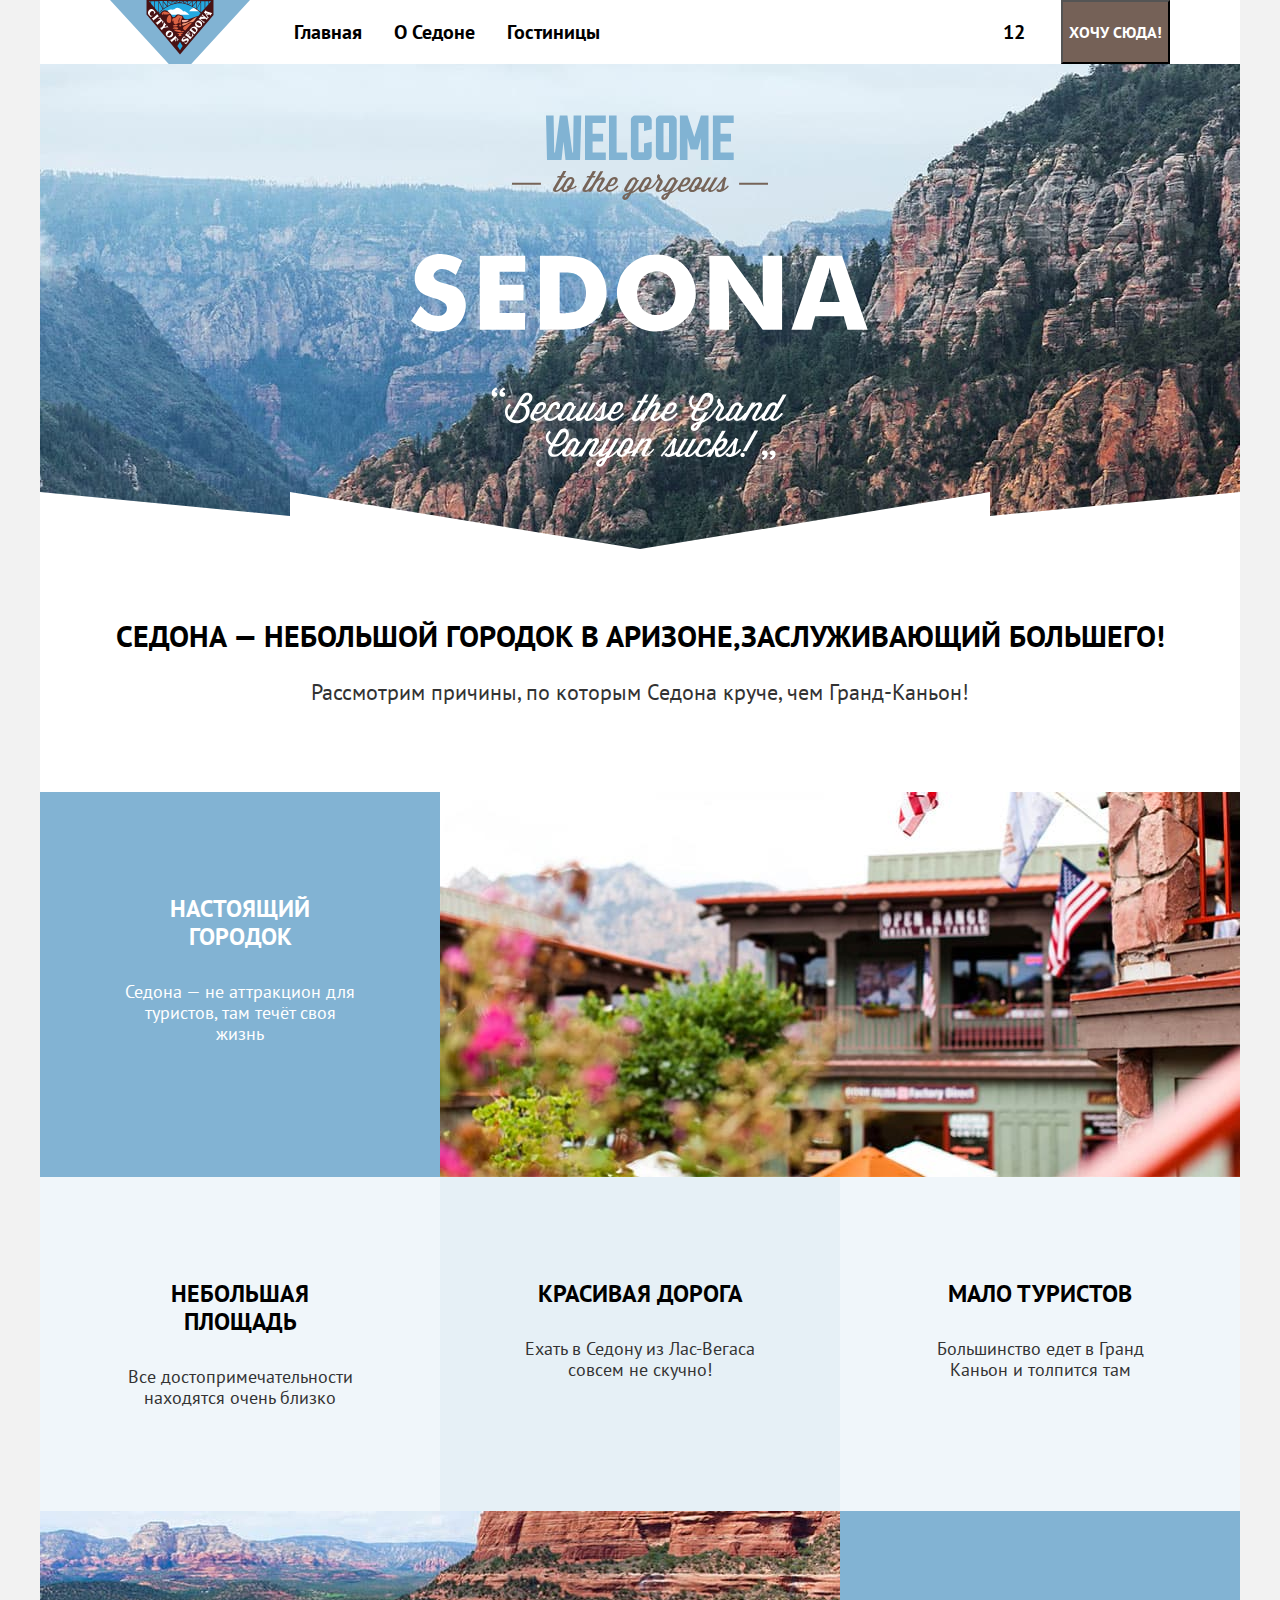
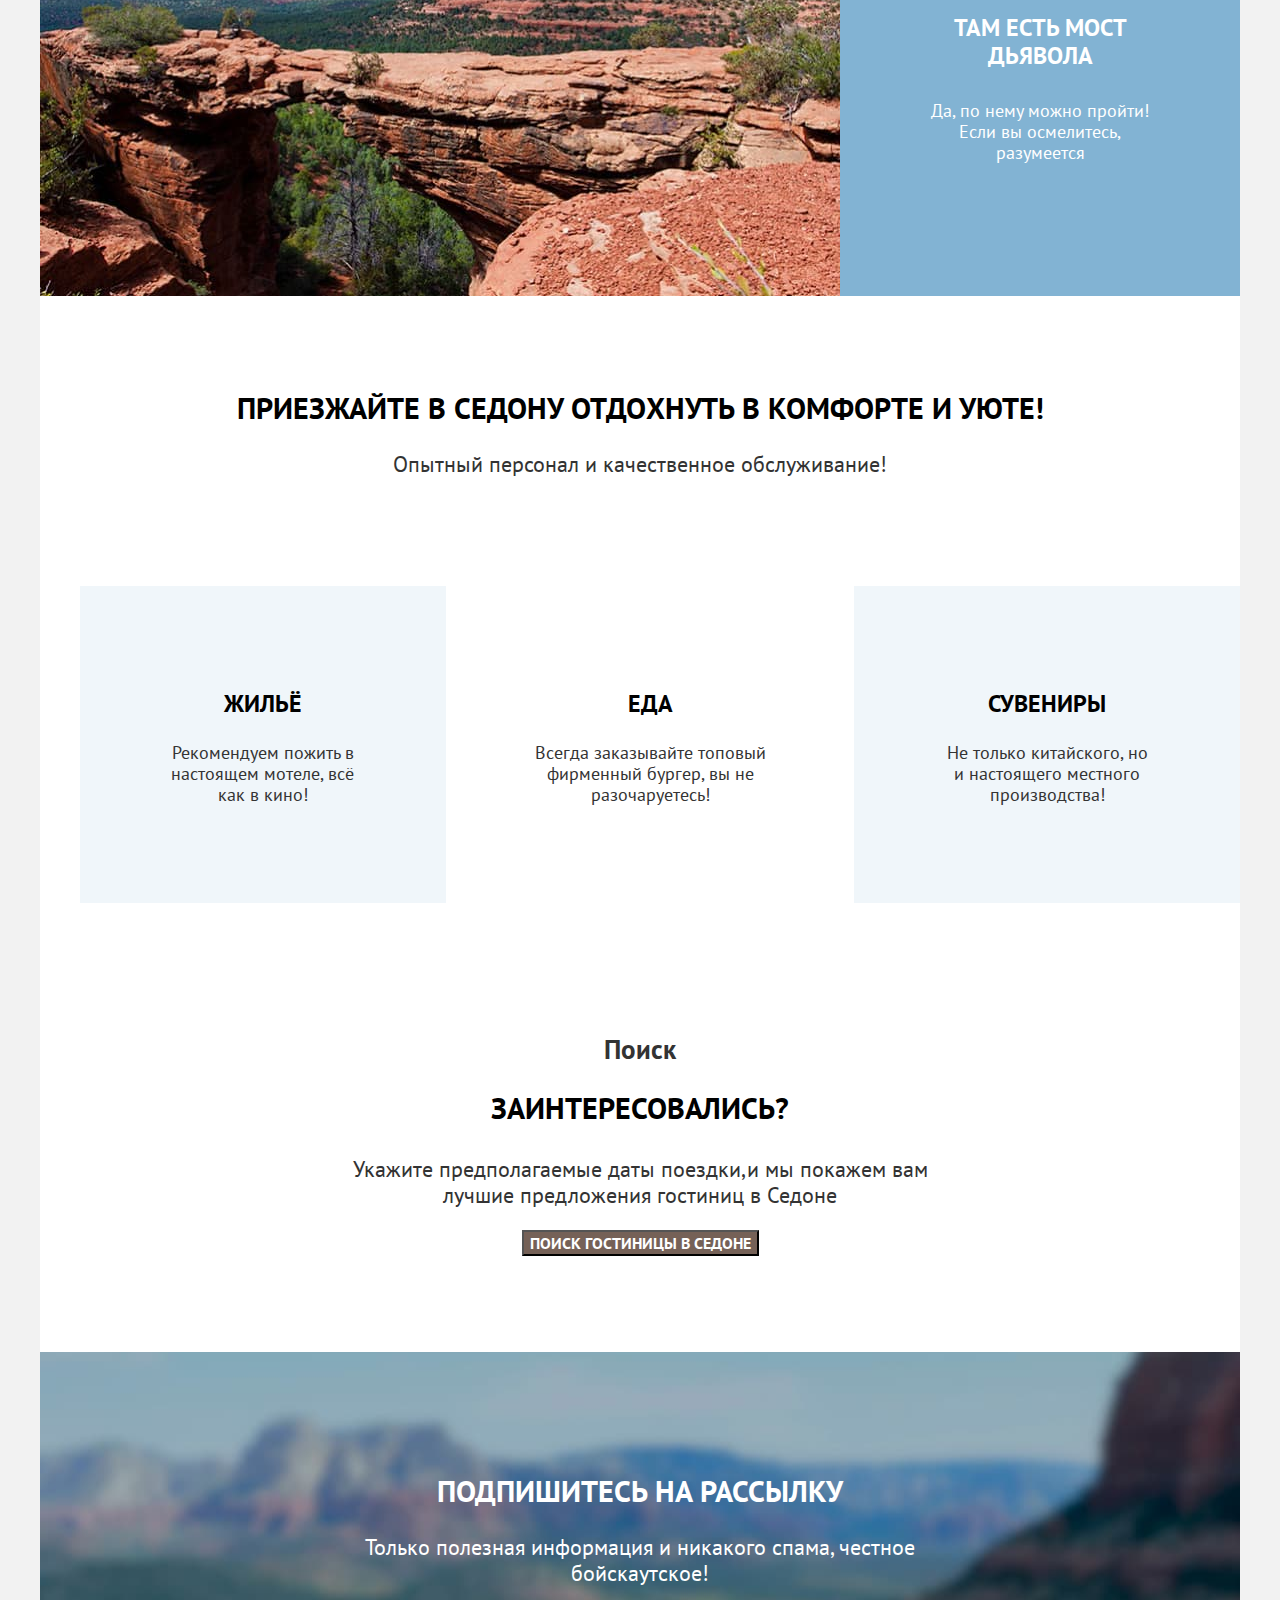
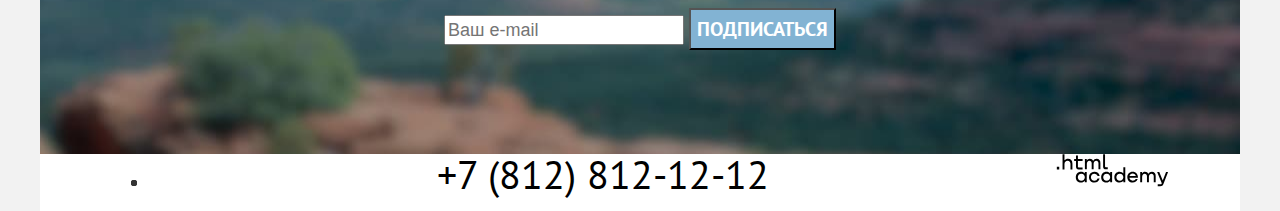
<file: index.html>
<!DOCTYPE html>
  <html lang="ru" style="height: 100%;">

    <head>

      <meta charset="utf-8">
      <meta name="viewport" content="width=device-width, initial-scale=1.0">
      <title>HTML Academy: Седона</title>
      <link rel="stylesheet" href="styles/styles.css">

    </head>

    <body>

      <div class="container">

      <header class="page-header">

        <a class="logo-sedona">
          <img class="logo" src="images/logo/logo-sedona.svg" width="140" height="70" alt="логотип Седоны">
        </a>

        <nav class="navigation">

        <ul class="navigation-list">
          <li class="navigation-item">
            <a class="navigation-link">Главная</a>
          </li>
          <li class="navigation-item">
            <a class="navigation-link" href="#">О Седоне</a>
          </li>
          <li class="navigation-item">
            <a class="navigation-link" href="catalog.html">Гостиницы</a>
          </li>
        </ul>

        <ul class="navigation-list navigation-user">
          <li class="navigation-item">
            <a class="navigation-link" href="#">
              <span class="visually-hidden">поиск</span>
            </a>
          </li>
          <li class="navigation-item">
            <a class="navigation-link" href="#">
              <span class="visually-hidden">избранное</span>
              <span class="header-navigation-favorites">12</span>
            </a>
          </li>
        </ul>

        <button class="button button-ask" type="button">Хочу сюда!</button>

      </nav>

      </header>

      <main class="main-index main-container">

        <section class="intro">

          <h1 class="visually-hidden">Седона туристический город</h1>
          <img class="intro-welcome" src="images/intro/welcome.svg" width="458" height="352"  alt="Welcome to the gorgeous Sedona, because the Grand canyon sucks!">

        </section>

        <section class="advantages">

          <div class="siti-small">

            <p class="advantages-title-sedona-small">Седона — небольшой городок в Аризоне,заслуживающий большего!</p>
            <h2 class="advantages-description-cool">Рассмотрим причины, по которым Седона круче, чем Гранд-Каньон!</h2>

          </div>

          <ul class="advantages-list">
            <li class="advantages-item real-sity">
              <div class="advantages-container">
                <h3 class="advantages-title">Настоящий городок</h3>
                <p class="advantages-description">Седона — не аттракцион для туристов, там течёт своя жизнь</p>
              </div>
              <img src="images/advantages/siti-flag.jpg" width="800" height="385" alt="Здание, флаги, деревья">
            </li>
            <li class="advantages-z spider">
                <h3 class="advantages-title">Небольшая площадь</h3>
                <p class="advantages-description">Все достопримечательности находятся очень близко</p>
            </li>
            <li class="advantages-z beautiful-road">
              <h3 class="advantages-title">Красивая дорога</h3>
              <p class="advantages-description">Ехать в Седону из Лас-Вегаса совсем не скучно!</p>
            </li>
            <li class="advantages-z spider">
                <h3 class="advantages-title">Мало туристов</h3>
                <p class="advantages-description">Большинство едет в Гранд Каньон и толпится там</p>
            </li>
            <li class="advantages-item real-sity">
              <img src="images/advantages/canyon.jpg" width="800" height="385" alt="Каньон">
              <div class="advantages-container">
                <h3 class="advantages-title">Там есть мост дьявола</h3>
                <p class="advantages-description">Да, по нему можно пройти! Если вы осмелитесь, разумеется</p>
              </div>
              </li>
          </ul>

        </section>

        <section class="services">

          <div class="siti-small">

          <h2 class="services-title">Приезжайте в Седону отдохнуть в комфорте и уюте!</h2>
          <p class="services-description-staff">Опытный персонал и качественное обслуживание!</p>

          </div>

          <ul class="services-list">
            <li class="services-item housing">
              <h3 class="services-name">Жильё</h3>
              <p class="services-description">Рекомендуем пожить в настоящем мотеле, всё как в кино!</p>
            </li>
            <li class="services-item">
              <h3 class="services-name">Еда</h3>
              <p class="services-description">Всегда заказывайте топовый фирменный бургер, вы не разочаруетесь!</p>
            </li>
            <li class="services-item souvenir">
              <h3 class="services-name">Сувениры</h3>
              <p class="services-description">Не только китайского, но и настоящего местного производства!</p>
            </li>
          </ul>

        </section>

        <section class="appointment">

          <h2 class="visually-hidden>">Поиск</h2>
          <p class="appointment-title">Заинтересовались?</p>
          <p class="travel-date">Укажите предполагаемые даты поездки,и мы покажем вам лучшие предложения гостиниц в Седоне</p>
          <button type="button" class="button">Поиск гостиницы в Седоне</button>

        </section>

        <section class="newsletter">

          <h2 class="newsletter-title">Подпишитесь на рассылку</h2>
          <p class="helphul-information">Только полезная информация и никакого спама, честное бойскаутское!</p>
          <form class="newsletter-form" action="https://echo.htmlacademy.ru/" method="post">
            <label  for="newsletter-email" class="visually-hidden">Электронная почта</label>
            <input id="newsletter-email" class="field" placeholder="Ваш e-mail" type="email" name="newsletter-email" required>
            <button class="button subscription" type="submit">Подписаться</button>
          </form>

        </section>

      </main>

      <footer class="page-footer">

        <ul class="footer-social-list">
          <li class="footer-social-item">
            <a class="button" href="https://vk.com/htmlacademy">
              <span class="visually-hidden">Вконтакте</span>
            </a>
          </li>
          <li class="footer-social-item">
            <a class="button" href="https://t.me/htmlacademy">
              <span class="visually-hidden">Телеграмм</span>
            </a>
          </li>
          <li class="footer-social-item">
            <a class="button" href="https://www.youtube.com/user/htmlacademyru">
              <span class="visually-hidden">Ютуб</span>
            </a>
          </li>
        </ul>

        <a class="contacts-phone" href="tel:+7(812)812-12-12">+7 (812) 812-12-12</a>

        <a class="logo-htmlacademy" href=" https://htmlacademy.ru/">
          <img src="images/footer/html_academy.svg" width="114.9" height="32.9" alt="htmlacademy">
        </a>

      </footer>

    </div>

    </body>

  </html>
</file>
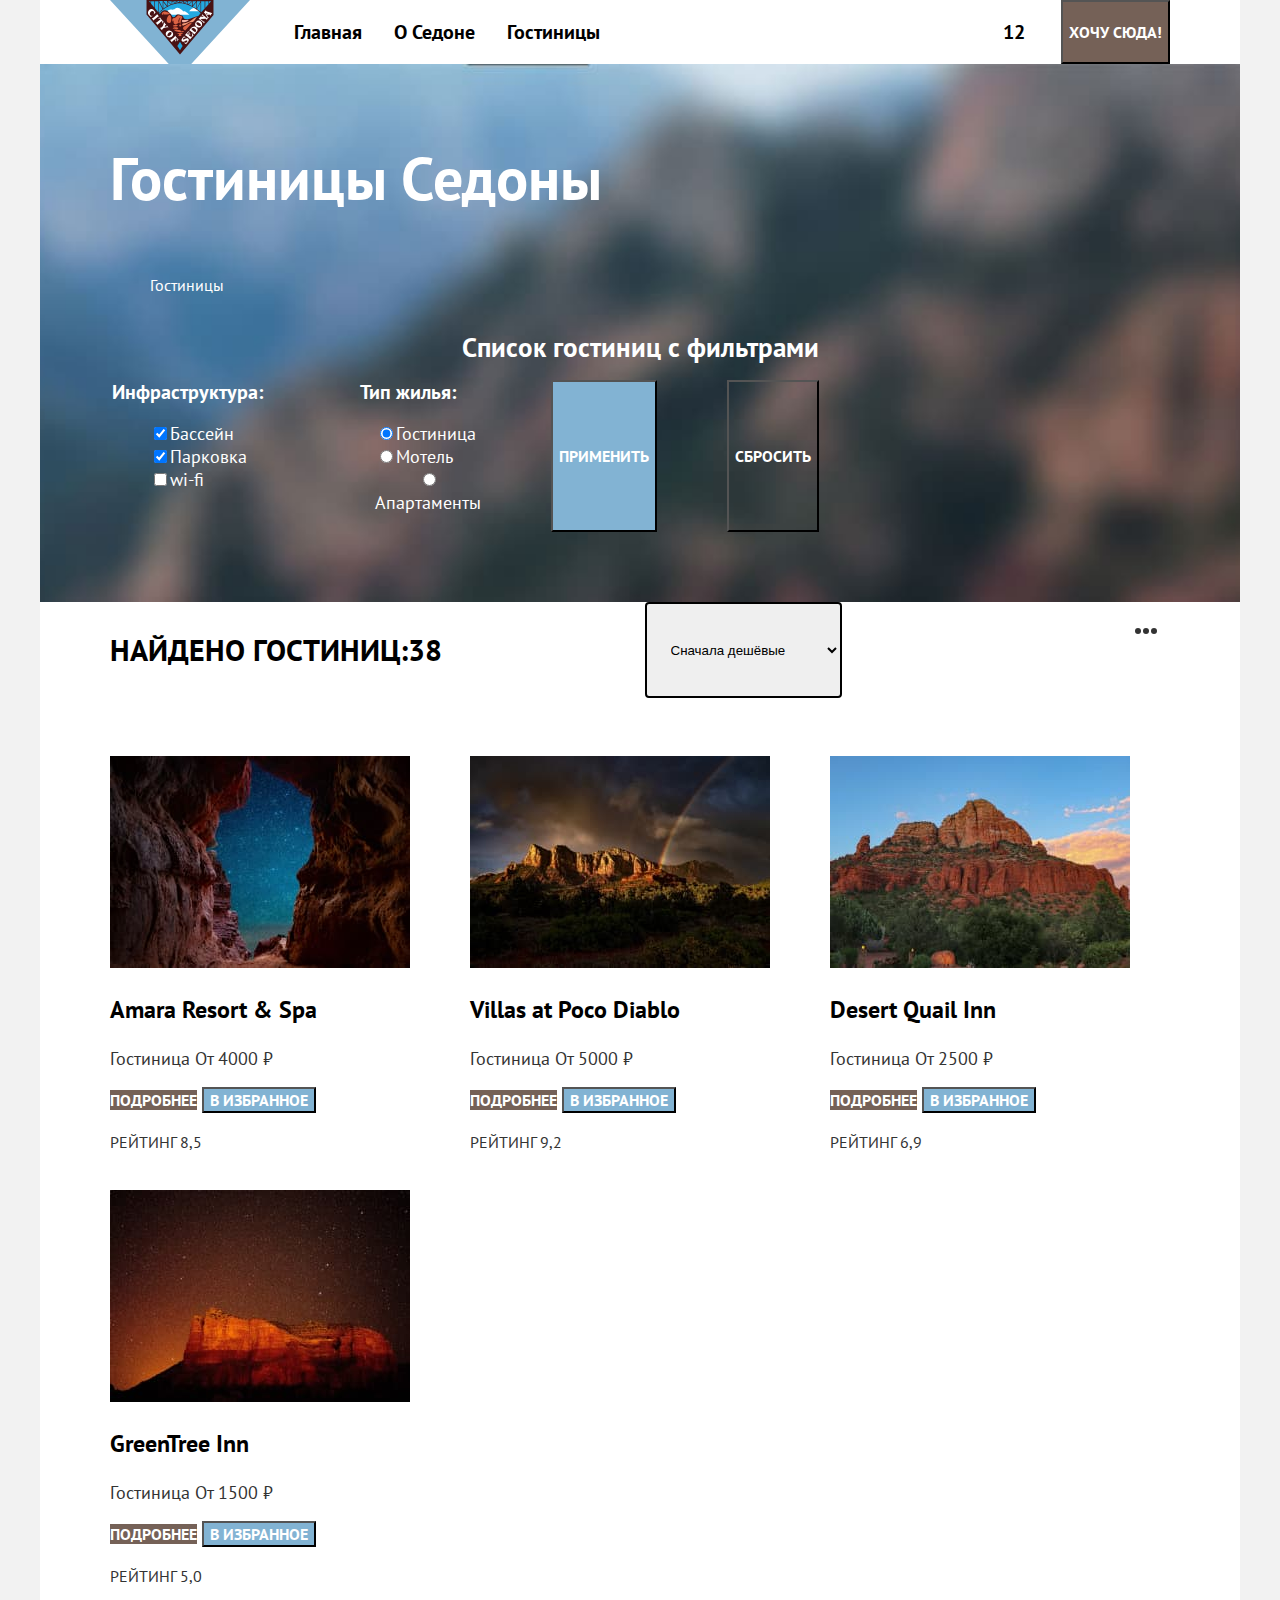
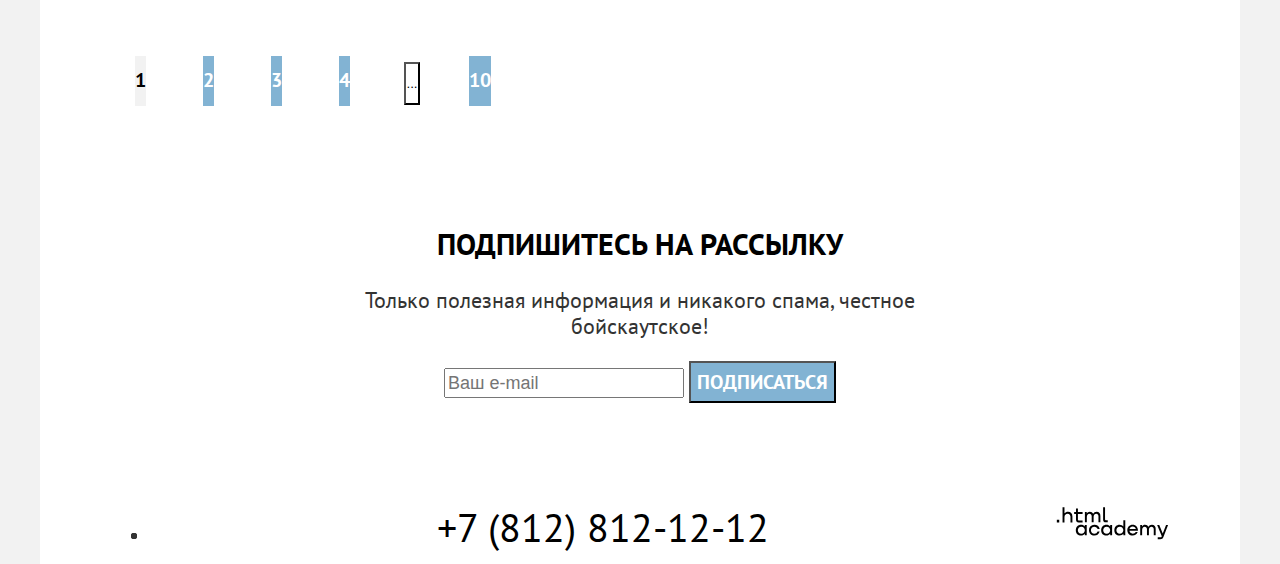
<file: catalog.html>
<!DOCTYPE html>
  <html lang="ru">

    <head>

      <meta charset="utf-8">
      <meta name="viewport" content="width=device-width, initial-scale=1.0">
      <title>HTML Academy: Седона</title>
      <link rel="stylesheet" href="styles/styles.css">

    </head>

    <body>

      <div class="container">

      <header class="page-header">

        <a class="logo-sedona" href="index.html">
          <img class="logo" src="images/logo/logo-sedona.svg" width="140" height="70" alt="логотип Седоны">
        </a>

        <nav class="navigation">

          <ul class="navigation-list">
            <li class="navigation-item">
              <a class="navigation-link" href="index.html">Главная</a>
            </li>
            <li class="navigation-item">
              <a class="navigation-link" href="#">О Седоне</a>
            </li>
            <li class="navigation-item">
              <a class="navigation-link" >Гостиницы</a>
            </li>
          </ul>

          <ul class="navigation-list navigation-user">
            <li class="navigation-item">
              <a class="navigation-link" href="#">
                <span class="visually-hidden">поиск</span>
              </a>
            </li>
            <li class="navigation-item">
              <a class="navigation-link" href="#">
                <span class="visually-hidden">избранное</span>
                <span class="header-navigation-favorites">12</span>
              </a>
            </li>
          </ul>

          <button class="button" type="button">Хочу сюда!</button>

        </nav>

        </header>

      <main class="inner main-container">

        <section  class="filter">

          <h1 class="filter-inner-title">Гостиницы Седоны</h1>

          <ol class="breadcrumbs">
            <li class="breadcrumbs-item">
              <a class="breadcrumbs-link" href="index.html">
                <span class="visually-hidden">Главная</span>
              </a>
            </li>
            <li class="breadcrumbs-item">
              <a class="breadcrumbs-link" >Гостиницы</a>
            </li>
          </ol>

          <h2 class="visualli-hidden">Список гостиниц с фильтрами</h2>

          <form class="catalog-filter" action="https://echo.htmlacademy.ru/" method="get">

            <fieldset class="filter-group">

              <legend class="filter-title">Инфраструктура:</legend>

              <ul class="filter-list">
                <li class="filter-item">
                  <label for="swimming-pool-control" class="control">
                    <input id="swimming-pool-control" class="control-input" type="checkbox" name="swimming-pool" checked>Бассейн
                  </label>
                </li>
                <li class="filter-item">
                  <label for="parking-control" class="control">
                    <input id="parking-control" class="control-input" type="checkbox" name="parking" checked>Парковка
                  </label>
                </li>
                <li class="filter-item">
                  <label for="wi-fi-control" class="control">
                    <input id="wi-fi-control" class="control-input" type="checkbox" name="wi-fi">wi-fi
                  </label>
                </li>
              </ul>

            </fieldset>

            <fieldset class="catalog-filter-group">

              <legend class="filter-title">Тип жилья:</legend>

              <ul class="filter-list">
                <li class="filter-item">
                  <label for="hotel-control" class="control">
                    <input id="hotel-control" class="control-input" type="radio" name="type_of_apartments" value="hotel" checked>Гостиница
                  </label>
                </li>
                <li class="filter-item">
                  <label for="motel-control" class="control">
                    <input id="motel-control" class="control-input" type="radio" name="type_of_apartments" value="motel" >Мотель
                  </label>
                </li>
                <li class="filter-item">
                  <label for="apartments-control" class="control">
                    <input id="apartments-control" class="control-input" type="radio" name="type_of_apartments" value="apartments" >Апартаменты
                  </label>
                </li>
              </ul>

            </fieldset>

            <button class="button apply" type="submit">Применить</button>
            <button class="button reset" type="reset">Сбросить</button>

          </form>

        </section>

        <section class="catalog">

          <div class="ask-hotel-container">

          <h3 class="hotel-ask">Найдено гостиниц:38</h3>

          <select class="select-contnrol" aria-label="Сортировка">
            <option class="control-s" value="cheap">Сначала дешёвые</option>
            <option class="control-s" value="popular">Сначала популярные</option>
            <option class="control-s" value="expensive">Сначала дорогие</option>
          </select>

          <ul class="list-table">
            <li>
              <a class="button" href="#">
                <span class="visually-hidden">Мелкий список</span>
              </a>
            </li>
            <li>
              <a class="button" href="#">
                <span class="visually-hidden">Крупный список</span>
              </a>
            </li>
            <li>
              <a class="button" href="#">
                <span class="visually-hidden">Таблица</span>
              </a>
            </li>
          </ul>

          </div>

          <ul class="hotel-list">
            <li class="hotel-card">
              <a class="hotel-card-link" href="#">
                <img class="hotel-card-image" src="images/catalog/hotel-1.jpg" width="300" height="212" alt="Пещера">
                <h3 class="hotel-card-title">Amara Resort & Spa</h3>
              </a>
              <p>
                <span class="hotel-card">Гостиница</span>
                <span class="hotel-card-price">От 4000 ₽</span>
              </p>
              <a class="hotel-card-button" href="#">подробнее</a>
              <button class="button neo" type="submit">в избранное</button>
              <p>
                <span class="hotel-rating">Рейтинг 8,5</span>
              </p>
            </li>
            <li class="hotel-card">
              <a class="hotel-card-link" href="#">
                <img class="hotel-card-image" src="images/catalog/hotel-2.jpg" width="300" height="212" alt="Гора и радуга">
                <h3 class="hotel-card-title">Villas at Poco Diablo</h3>
              </a>
              <p>
                <span class="hotel-card">Гостиница</span>
                <span class="hotel-card-price">От 5000 ₽</span>
              </p>
              <a class="hotel-card-button" href="#">подробнее</a>
              <button class="button neo" type="submit">в избранное</button>
              <p>
                <span class="hotel-rating">Рейтинг 9,2</span>
              </p>
            </li>
            <li class="hotel-card">
              <a class="hotel-card-link" href="#">
                <img class="hotel-card-image" src="images/catalog/hotel-3.jpg" width="300" height="212" alt="Гора днём">
                <h3 class="hotel-card-title">Desert Quail Inn</h3>
              </a>
              <p>
                <span class="hotel-card">Гостиница</span>
                <span class="hotel-card-price">От 2500 ₽</span>
              </p>
              <a class="hotel-card-button" href="#">подробнее</a>
              <button class="button neo" type="submit">в избранное</button>
              <p>
                <span class="hotel-rating">Рейтинг 6,9</span>
              </p>
            </li>
            <li class="hotel-card">
              <a class="hotel-card-link" href="#">
                <img class="hotel-card-image" src="images/catalog/hotel-4.jpg" width="300" height="212" alt="Гора ночью">
                <h3 class="hotel-card-title">GreenTree Inn</h3>
              </a>
              <p>
                <span class="hotel-card">Гостиница</span>
                <span class="hotel-card-price">От 1500 ₽</span>
              </p>
              <a class="hotel-card-button" href="#">подробнее</a>
              <button class="button neo" type="submit">в избранное</button>
              <p>
                <span class="hotel-rating">Рейтинг 5,0</span>
              </p>
            </li>
          </ul>

          <ol class="pagination">
            <li class="pagination-item">
              <a class="pagination-link one">1</a>
            </li>
            <li class="pagination-item">
              <a class="pagination-link" href="#">2</a>
            </li>
            <li class="pagination-item">
              <a class="pagination-link" href="#">3</a>
            </li>
            <li class="pagination-item">
              <a class="pagination-link" href="#" >4</a>
            </li>
            <li class="pagination-item">
              <button class="pagination-link ellipsis" type="button">...</button>
            </li>
            <li class="pagination-item">
              <a class="pagination-link" href="#">10</a>
            </li>
          </ol>

        </section>

        <section class="newsletter-catalog">

          <h2 class="newsletter-title newsletter-subcription">Подпишитесь на рассылку</h2>
          <p class="helphul-information-catalog">Только полезная информация и никакого спама, честное бойскаутское!</p>
          <form class="newsletter-form" action="https://echo.htmlacademy.ru/" method="post">
            <label  for="newsletter-email" class="visually-hidden">Email</label>
            <input id="newsletter-email" class="field" placeholder="Ваш e-mail" type="email" name="newsletter-email" required>
            <button class="button subscription" type="submit">Подписаться</button>
          </form>

        </section>

      </main>

      <footer class="page-footer">

        <ul class="footer-social-list">
          <li class="footer-social-item">
            <a class="button" href="https://vk.com/htmlacademy">
              <span class="visually-hidden">Вконтакте</span>
            </a>
          </li>
          <li class="footer-social-item">
            <a class="button" href="https://t.me/htmlacademy">
              <span class="visually-hidden">Телеграмм</span>
            </a>
          </li>
          <li class="footer-social-item">
            <a class="button" href="https://www.youtube.com/user/htmlacademyru">
              <span class="visually-hidden">Ютуб</span>
            </a>
          </li>
        </ul>

        <a class="contacts-phone" href="tel:+7(812)812-12-12">+7 (812) 812-12-12</a>

        <a class="logo-htmlacademy" href=" https://htmlacademy.ru/">
          <img src="images/footer/html_academy.svg" width="114.9" height="32.9" alt="htmlacademy">
        </a>

      </footer>

      </div>

    </body>
  </html>
</file>
<file: styles/styles.css>
@font-face {
  font-family: "PT Sans";
  font-style: normal;
  font-weight: 400;
  src: url("../fonts/ptsans-400.woff2") format("woff2");
  font-display: swap;
}

@font-face {
  font-family: "PT Sans";
  font-style: normal;
  font-weight: 700;
  src: url("../fonts/ptsans-700.woff2") format("woff2");
  font-display: swap;
}

.visually-hidden {
  position: absolute;
  width: 1px;
  height: 1px;
  margin: -1px;
  border: 0;
  padding: 0;
  white-space: nowrap;
  clip-path: inset(100%);
  clip: rect(0 0 0 0);
  overflow: hidden;
}

.html {
  height: 100%;
}

body {
  font-family: "PT Sans", sans-serif;
  font-size: 18px;
  line-height: 21px;
  color: #333333;
  background: #F2F2F2;
  margin: 0;
  display: flex;
  flex-direction: column;
  height: 100%;
}


.container{
  background-color: #ffffff;
  width: 1200px;
  margin: 0 auto;
  display: flex;
  flex-direction: column;
  flex-grow: 1;
}

.page-header{
  padding: 0 70px;
  display: flex;
}

.logo-sedona {
  width: 138px;
  height: 64px;
  margin-right: 30px;
}

.navigation a {
  color: #000000;
}

.navigation{
  font-size: 20px;
  line-height: 24px;
  font-weight: 700;
  text-align: center;
  display: flex;
  height: 64px;
  width: 100%;
  gap: 20px;
}

.navigation-list {
  list-style: none;
  padding: 0;
  display: flex;
}

.navigation-user {
  margin-left: auto;
}

.ask-container {
  width: 290px;
  margin-left: auto;
  margin-right: 70;
}

.navigation .navigation-link {
  text-decoration: none;
  padding: 20px 16px;
}

.button {
  font-family: "PT Sans", sans-serif;
  font-size: 16px;
  line-height: 20px;
  font-weight: 700;
  text-align: center;
  color: #ffffff;
  background-color: #756157;
  text-decoration: none;
  text-transform: uppercase;
}

.main-container {
  flex-grow: 1;
}

.intro{
  color: #ffffff;
  background-color: #183c5f;
  background-image: url("../images/intro/white-line.svg"), url("../images/intro/rock-background.jpg");
  background-repeat: no-repeat;
  background-position: center bottom, center;
  background-size: 1200px, cover;
  padding: 51px 70px 82px;
}

.intro-welcome {
  margin: 0 auto;
  display: block;
}
.advantages{
  text-align: center;
}

.advantages-item {
  list-style: none;
}

.spider {
  background-color: rgba(131, 179, 211, 0.12);
}

.advantages-z {
  display: flex;
  padding: 103px 85px;
  width: 230px;
  flex-direction: column;
}

.siti-small {
  padding: 69px 70px;
}

.advantages-title-sedona-small{
  font-size: 30px;
  line-height:36px;
  font-weight: 700;
  color: #000000;
  text-decoration: none;
  text-transform: uppercase;
  margin: 0 0 25px;
}

.advantages-container {
  padding: 103px 85px;
}
.advantages-description-cool{
  font-size: 22px;
  line-height:26px;
  font-weight: 400;
  text-decoration: none;
}

.advantages-list{
  display: flex;
  flex-wrap: wrap;
  justify-content:space-between ;
  margin: 0;
  padding: 0;
}

.real-sity{
  background-color: #82B3D3;
  color: #ffffff;
  display: flex;
}

.real-sity .advantages-title{
  background-color: #82B3D3;
  color: #ffffff;
  margin: 0 0 30px;
}

.advantages-title{
  color: #000000;
  font-size: 24px;
  line-height:28px;
  font-weight: 700;
  text-decoration: none;
  text-transform: uppercase;
  margin: 0 0 30px;
}

.advantages-description{
  font-weight: 400;
  text-decoration: none;
  margin: 0;
}

.beautiful-road{
  background-color:rgba(131, 179, 211, 0.20) ;
}

.services {
  text-align: center;
}

.services-list {
  display: flex;
  list-style: none;
}

.services-item {
  padding: 80px 85px;
}

.services-title {
  font-size: 30px;
  line-height:36px;
  font-weight: 700;
  color: #000000;
  text-decoration: none;
  text-transform: uppercase;
}

.services-description-staff {
  font-size: 22px;
  line-height:26px;
  font-weight: 400;
  text-decoration: none;
}

.services-name {
  color: #000000;
  font-size: 24px;
  line-height:28px;
  font-weight: 700;
  text-decoration: none;
  text-transform: uppercase;
}

.services-description {
  font-weight: 400;
  text-decoration: none;
}

.housing {
  background-color: rgba(131, 179, 211, 0.12);
}

.souvenir {
  background-color: rgba(131, 179, 211, 0.12);
}

.appointment {
  text-align: center;
  padding: 96px 304px;
}

.appointment-title {
  font-size: 30px;
  line-height:36px;
  font-weight: 700;
  color: #000000;
  text-decoration: none;
  text-transform: uppercase;
}

.travel-date {
  font-size: 22px;
  line-height:26px;
  font-weight: 400;
  text-decoration: none;
}

.newsletter {
  color: #ffffff;
  background-color: #183c5f;
  background-image: url("../images/background/background.jpg");
  background-repeat: no-repeat;
  background-position: center;
  text-align: center;
  background-size: cover;
  padding: 96px 258px 104px 258px;
}
.newsletter-title {
  font-size: 30px;
  line-height:36px;
  font-weight: 700;
  text-decoration: none;
  text-transform: uppercase;
}

.helphul-information {
  font-size: 22px;
  line-height:26px;
  font-weight: 400;
  text-decoration: none;
}

.page-footer {
 display: flex;
 gap: 20px;
 padding: 0 70px;
 text-transform: uppercase;
 text-align: center;
}

.footer-social-list {
  display: flex;
  margin-right: auto;
}

.logo-htmlacademy {
  margin-left: auto;
}
.field {
  color: #000000;
  font-size: 18px;
  line-height:24px;
  font-weight: 400;
  text-decoration: none;
}

.subscription {
  font-size: 20px;
  line-height: 36px;
  font-weight: 700;
  background-color:#82B3D3;
}

.contacts-phone {
  color: #000000;
  font-size: 40px;
  line-height: 40px;
  font-weight: 400;
  text-align: center;
  text-decoration: none;
  text-transform: uppercase;
}

.filter {
  color: #ffffff;
  background-color: #183c5f;
  background-image: url("../images/background/background2.jpg");
  background-repeat: no-repeat;
  background-position: center;
  text-align: center;
  background-size: cover;
  margin: 0;
  padding: 35px 70px 70px 70px;
  display: flex;
  flex-direction: column;
}

.filter-inner-title {
  font-size: 60px;
  line-height:78px;
  font-weight: 700;
  text-decoration: none;
  margin-right: auto;
}

.breadcrumbs-item {
  font-size: 16px;
  line-height:21px;
  font-weight: 400;
  text-decoration: none;
  display: flex;
}

.catalog-filter {
  width: 150px;
  display: flex;
  gap: 70px;
  margin: 0;
}

.filter-group {
  border: none;
  margin: 0;
  padding: 0;
}

.catalog-filter-group{
  border: none;
  margin: 0;
  padding: 0;
}

.filter-title {
  font-size: 20px;
  line-height:24px;
  font-weight: 700;
  text-decoration: none;
  border: none;
}

.filter-list {
  display: flex;
  flex-wrap: wrap;
}

.filter-item {
  font-size: 18px;
  line-height: 23px;
  font-weight: 400;
  text-decoration: none;
  list-style: none;
  display: flex;
  flex-direction: column;
  margin: 0;
}

.apply {
  font-size: 16px;
  line-height: 21px;
  font-weight: 700;
  background-color:#82B3D3;
  text-transform: uppercase;
}

.reset {
  font-size: 16px;
  line-height: 21px;
  font-weight: 700;
  text-transform: uppercase;
  background-color: transparent;
}

.ask-hotel-container{
  display: flex;
  margin: 0;
  padding: 0 70px;
  width: 1060px;
}

.hotel-ask {
  color: #000000;
  font-size: 30px;
  line-height: 36px;
  font-weight: 700;
  text-decoration: none;
  text-transform: uppercase;
  margin-right: auto;
}

.select-contnrol {
  margin: 0 70px 0 0;
  padding: 14px 20px;
  border-radius: 4px;
  border: 2px solid;

}
.select-contnrol .control-s {
  font-family: "PT Sans", sans-serif;
  color: #333333;
  font-size: 18px;
  line-height: 21px;
  font-weight: 400;
  text-decoration: none;
}

.list-table{
  margin-left: auto;
  display: flex;
  gap: 8px;
}

.hotel-list {
  font-weight: 400;
  display: flex;
  flex-wrap: wrap;
  gap: 20px;
  list-style: none;
  align-content: stretch;
  padding: 40px 70px;
}

.hotel-card {
  width: 340px;
}

.hotel-card-title {
  color: #000000;
  font-size: 24px;
  line-height: 28px;
  font-weight: 700;
}

.hotel-card-link {
  text-decoration: none;
}

.hotel-card-price {
  text-align: right;
}
.hotel-card-button {
  color: #ffffff;
  background-color: #756157;
  font-size: 16px;
  line-height: 20px;
  font-weight: 700;
  text-transform: uppercase;
  text-decoration: none;
  text-align: center;
}

.neo {
  background-color: #82B3D3;
}

.hotel-rating {
  font-size: 16px;
  line-height: 20px;
  font-weight: 400;
  text-transform: uppercase;
  text-decoration: none;
  text-align: center;
}

.pagination {
  color: #ffffff;
  font-size: 20px;
  line-height: 36px;
  font-weight: 700;
  text-transform: uppercase;
  text-decoration: none;
  text-align: center;
  display: flex;
  gap: 8px;
  padding: 0 70px;
  margin: 0;
}

.pagination-item {
  width: 60px;
}
.pagination-link {
  color: #ffffff;
  background-color: #82B3D3;
  text-decoration: none;
  padding: 11.364px 0 12.636px 0;
}

.one {
  color: #000000;
  background-color: #F2F2F2;
}

.ellipsis {
  color: #000000;
  background-color: transparent;
}

.newsletter-catalog {
  background-color: transparent;
  background-repeat: no-repeat;
  background-position: center;
  text-align: center;
  background-size: cover;
  padding: 96px 258px 104px 258px;
}

.newsletter-subcription {
  color: #000000;
}

.helphul-information-catalog {
  font-size: 22px;
  line-height: 26px;
  font-weight: 400;
  text-decoration: none;
}
</file>
